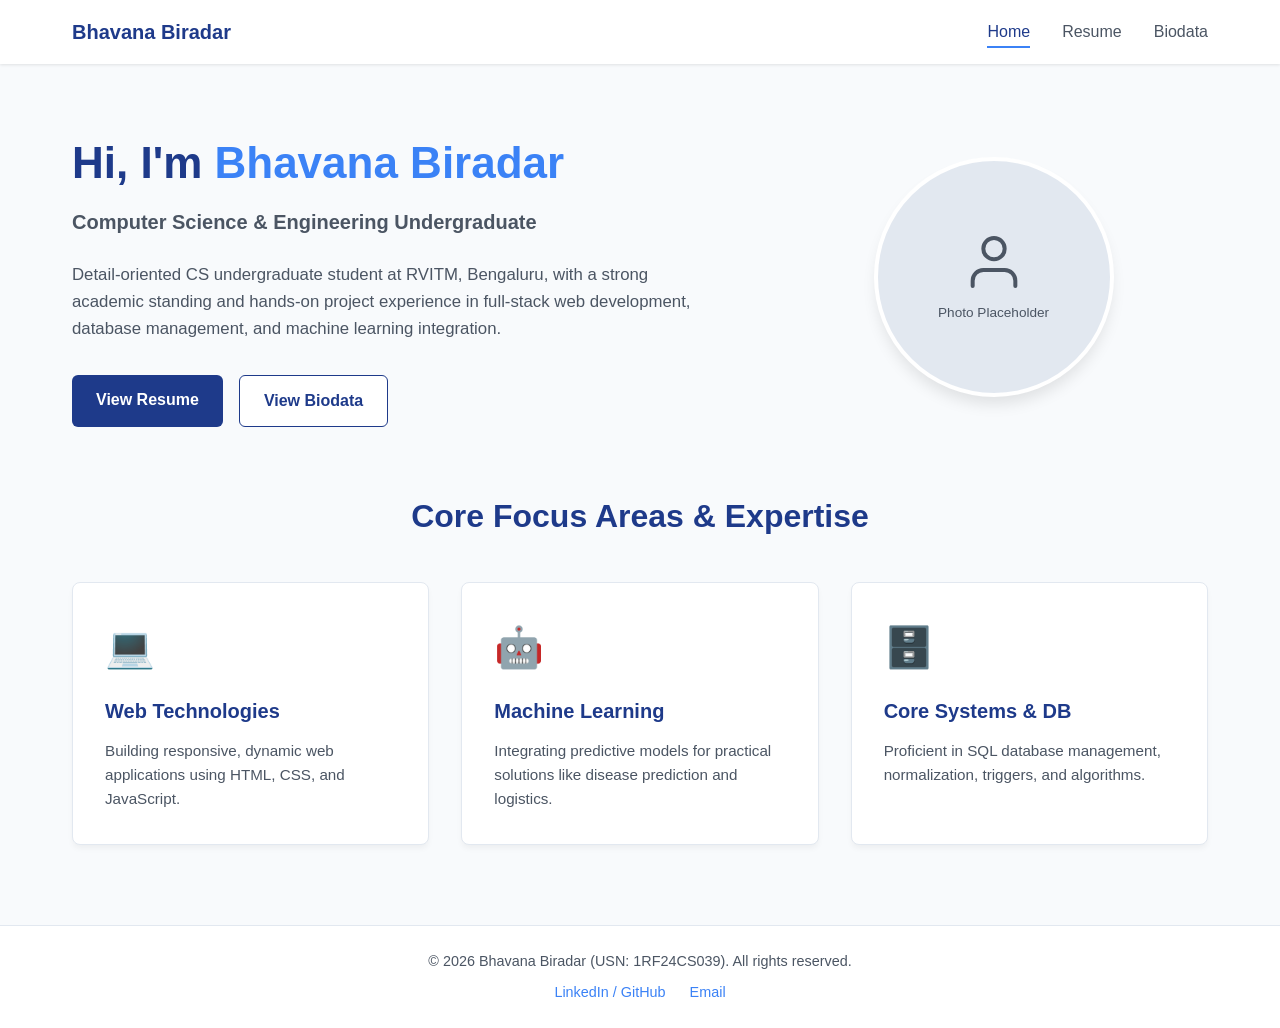
<file: index.html>
<!DOCTYPE html>
<html lang="en">
<head>
    <meta charset="UTF-8">
    <meta name="viewport" content="width=device-width, initial-scale=1.0">
    <meta name="description" content="Personal portfolio and home page of Bhavana Biradar, Computer Science undergraduate student.">
    <title>Bhavana Biradar | Home</title>
    <link rel="stylesheet" href="style.css">
</head>
<body>
    <!-- Navigation Bar -->
    <header>
        <nav class="navbar">
            <div class="logo">
                <a href="index.html">Bhavana Biradar</a>
            </div>
            <ul class="nav-links">
                <li><a href="index.html" class="active">Home</a></li>
                <li><a href="resume.html">Resume</a></li>
                <li><a href="bio.html">Biodata</a></li>
            </ul>
            <div class="menu-toggle" id="mobile-menu" aria-label="Toggle navigation menu">
                <span class="bar"></span>
                <span class="bar"></span>
                <span class="bar"></span>
            </div>
        </nav>
    </header>

    <!-- Hero Section -->
    <main>
        <section class="hero">
            <div class="hero-container">
                <div class="hero-text">
                    <h1>Hi, I'm <span class="highlight">Bhavana Biradar</span></h1>
                    <p class="professional-headline">Computer Science & Engineering Undergraduate</p>
                    <p class="intro-description">
                        Detail-oriented CS undergraduate student at RVITM, Bengaluru, with a strong academic standing and hands-on project experience in full-stack web development, database management, and machine learning integration.
                    </p>
                    <div class="cta-buttons">
                        <a href="resume.html" class="btn primary-btn">View Resume</a>
                        <a href="bio.html" class="btn secondary-btn">View Biodata</a>
                    </div>
                </div>
                <div class="hero-image">
                    <div class="photo-placeholder">
                        <svg xmlns="http://www.w3.org/2000/svg" viewBox="0 0 24 24" fill="none" stroke="currentColor" stroke-width="1.5" stroke-linecap="round" stroke-linejoin="round">
                            <path d="M20 21v-2a4 4 0 0 0-4-4H8a4 4 0 0 0-4 4v2"></path>
                            <circle cx="12" cy="7" r="4"></circle>
                        </svg>
                        <span>Photo Placeholder</span>
                    </div>
                </div>
            </div>
        </section>

        <!-- Highlights / Skills & Interests Section -->
        <section class="highlights">
            <h2>Core Focus Areas & Expertise</h2>
            <div class="cards-grid">
                <div class="card">
                    <div class="card-icon">💻</div>
                    <h3>Web Technologies</h3>
                    <p>Building responsive, dynamic web applications using HTML, CSS, and JavaScript.</p>
                </div>
                <div class="card">
                    <div class="card-icon">🤖</div>
                    <h3>Machine Learning</h3>
                    <p>Integrating predictive models for practical solutions like disease prediction and logistics.</p>
                </div>
                <div class="card">
                    <div class="card-icon">🗄️</div>
                    <h3>Core Systems & DB</h3>
                    <p>Proficient in SQL database management, normalization, triggers, and algorithms.</p>
                </div>
            </div>
        </section>
    </main>

    <!-- Footer -->
    <footer>
        <div class="footer-content">
            <p>&copy; 2026 Bhavana Biradar (USN: 1RF24CS039). All rights reserved.</p>
            <div class="social-links">
                <a href="[LinkedIn / GitHub Profile Link]" target="_blank" rel="noopener">LinkedIn / GitHub</a>
                <a href="mailto:[Email Address]">Email</a>
            </div>
        </div>
    </footer>

    <script src="script.js"></script>
</body>
</html>
</file>
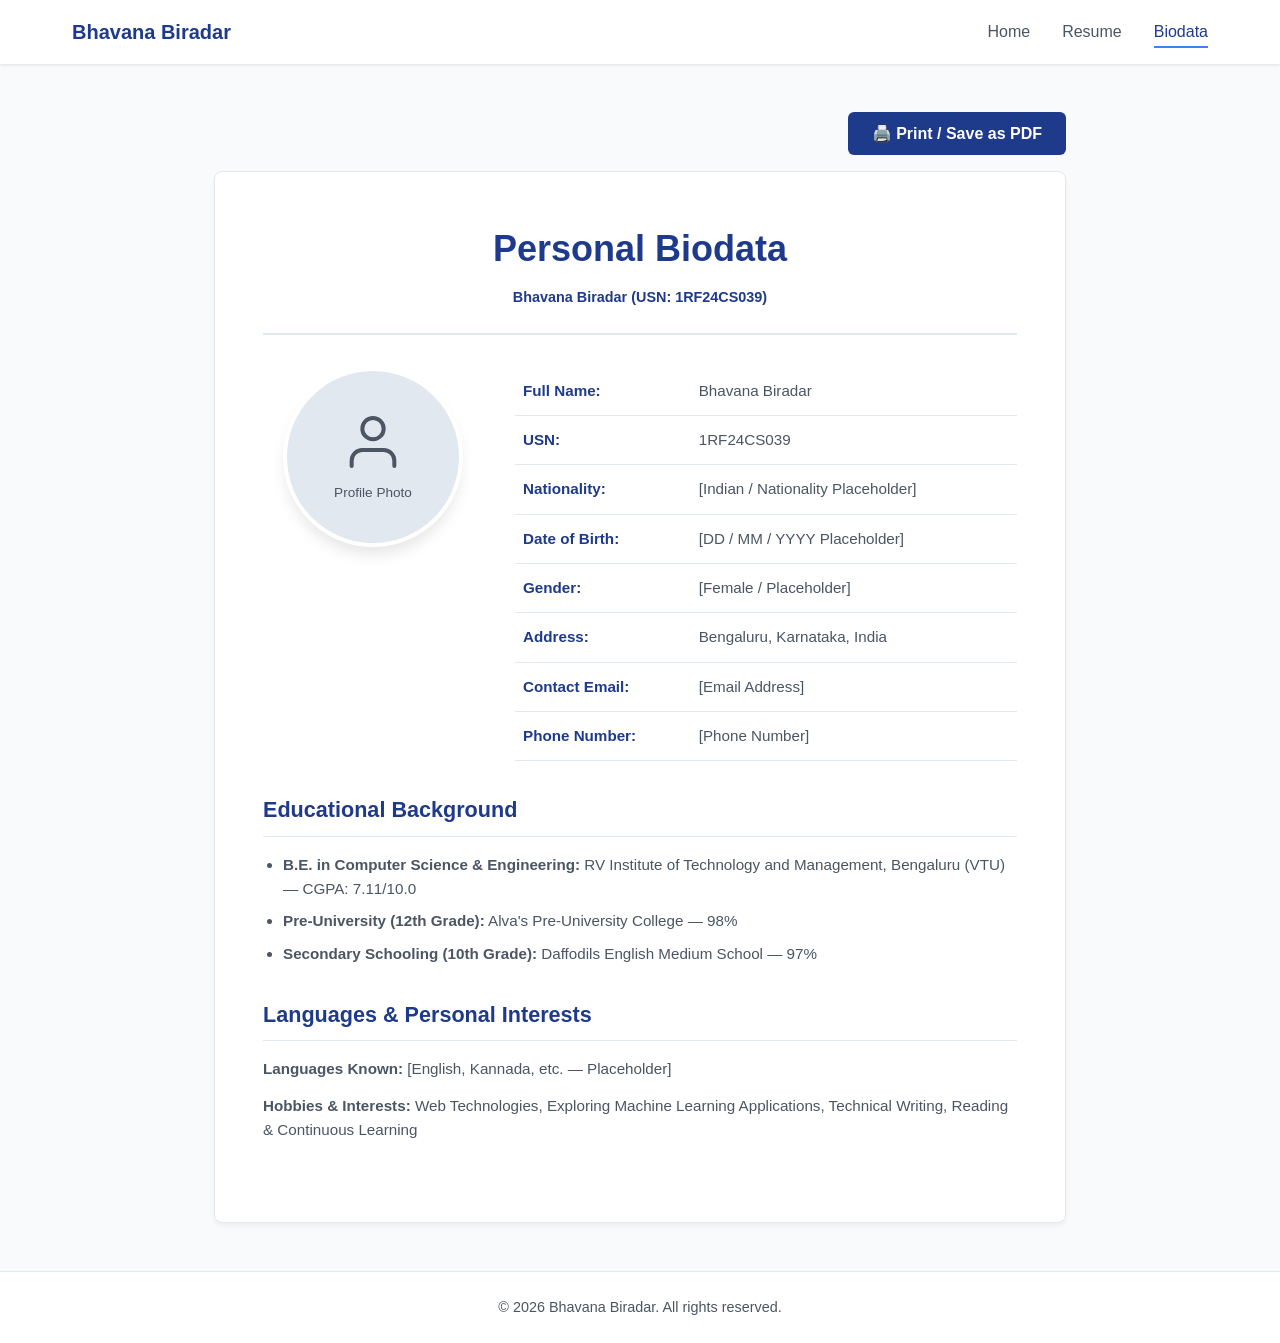
<file: bio.html>
<!DOCTYPE html>
<html lang="en">
<head>
    <meta charset="UTF-8">
    <meta name="viewport" content="width=device-width, initial-scale=1.0">
    <meta name="description" content="Biodata page for Bhavana Biradar.">
    <title>Bhavana Biradar | Biodata</title>
    <link rel="stylesheet" href="style.css">
</head>
<body>
    <!-- Navigation Bar -->
    <header>
        <nav class="navbar">
            <div class="logo">
                <a href="index.html">Bhavana Biradar</a>
            </div>
            <ul class="nav-links">
                <li><a href="index.html">Home</a></li>
                <li><a href="resume.html">Resume</a></li>
                <li><a href="bio.html" class="active">Biodata</a></li>
            </ul>
            <div class="menu-toggle" id="mobile-menu" aria-label="Toggle navigation menu">
                <span class="bar"></span>
                <span class="bar"></span>
                <span class="bar"></span>
            </div>
        </nav>
    </header>

    <!-- Main Biodata Container -->
    <main class="resume-container">
        <!-- Action Bar: Print / PDF -->
        <div class="action-bar">
            <button id="print-btn" class="btn primary-btn">🖨️ Print / Save as PDF</button>
        </div>

        <div class="resume-sheet">
            <!-- Header Info -->
            <div class="resume-header">
                <h1>Personal Biodata</h1>
                <p class="usn-tag">Bhavana Biradar (USN: 1RF24CS039)</p>
            </div>

            <!-- Profile Photo & Personal Details Grid -->
            <div class="bio-grid">
                <div class="bio-photo-box">
                    <div class="photo-placeholder bio-placeholder">
                        <svg xmlns="http://www.w3.org/2000/svg" viewBox="0 0 24 24" fill="none" stroke="currentColor" stroke-width="1.5" stroke-linecap="round" stroke-linejoin="round">
                            <path d="M20 21v-2a4 4 0 0 0-4-4H8a4 4 0 0 0-4 4v2"></path>
                            <circle cx="12" cy="7" r="4"></circle>
                        </svg>
                        <span>Profile Photo</span>
                    </div>
                </div>
                <div class="bio-details-table">
                    <table>
                        <tr>
                            <th>Full Name:</th>
                            <td>Bhavana Biradar</td>
                        </tr>
                        <tr>
                            <th>USN:</th>
                            <td>1RF24CS039</td>
                        </tr>
                        <tr>
                            <th>Nationality:</th>
                            <td>[Indian / Nationality Placeholder]</td>
                        </tr>
                        <tr>
                            <th>Date of Birth:</th>
                            <td>[DD / MM / YYYY Placeholder]</td>
                        </tr>
                        <tr>
                            <th>Gender:</th>
                            <td>[Female / Placeholder]</td>
                        </tr>
                        <tr>
                            <th>Address:</th>
                            <td>Bengaluru, Karnataka, India</td>
                        </tr>
                        <tr>
                            <th>Contact Email:</th>
                            <td>[Email Address]</td>
                        </tr>
                        <tr>
                            <th>Phone Number:</th>
                            <td>[Phone Number]</td>
                        </tr>
                    </table>
                </div>
            </div>

            <!-- Academic Background Summary -->
            <section class="resume-section">
                <h2>Educational Background</h2>
                <ul class="bullet-list">
                    <li><strong>B.E. in Computer Science & Engineering:</strong> RV Institute of Technology and Management, Bengaluru (VTU) — CGPA: 7.11/10.0</li>
                    <li><strong>Pre-University (12th Grade):</strong> Alva's Pre-University College — 98%</li>
                    <li><strong>Secondary Schooling (10th Grade):</strong> Daffodils English Medium School — 97%</li>
                </ul>
            </section>

            <!-- Languages & Hobbies -->
            <section class="resume-section">
                <h2>Languages & Personal Interests</h2>
                <div class="bio-extras">
                    <p><strong>Languages Known:</strong> [English, Kannada, etc. — Placeholder]</p>
                    <p><strong>Hobbies & Interests:</strong> Web Technologies, Exploring Machine Learning Applications, Technical Writing, Reading & Continuous Learning</p>
                </div>
            </section>
        </div>
    </main>

    <!-- Footer -->
    <footer>
        <div class="footer-content">
            <p>&copy; 2026 Bhavana Biradar. All rights reserved.</p>
        </div>
    </footer>

    <script src="script.js"></script>
</body>
</html>
</file>
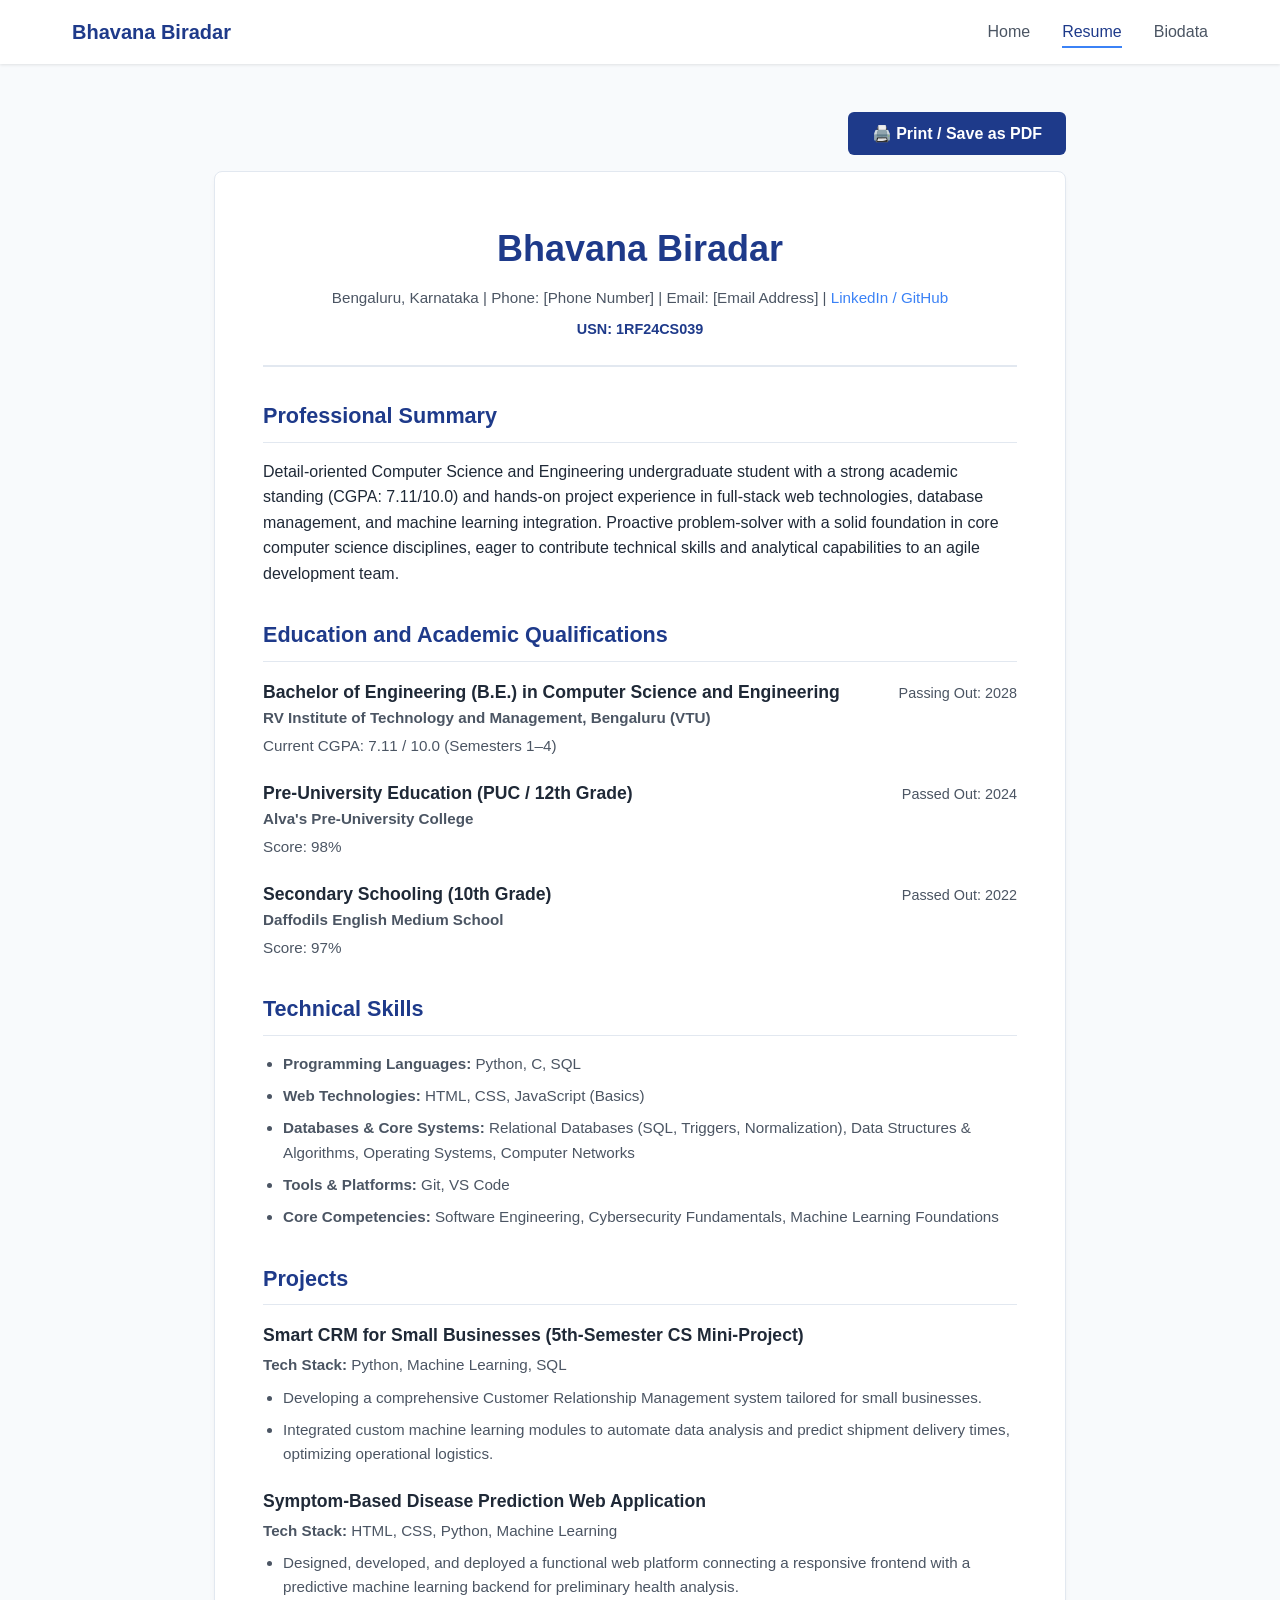
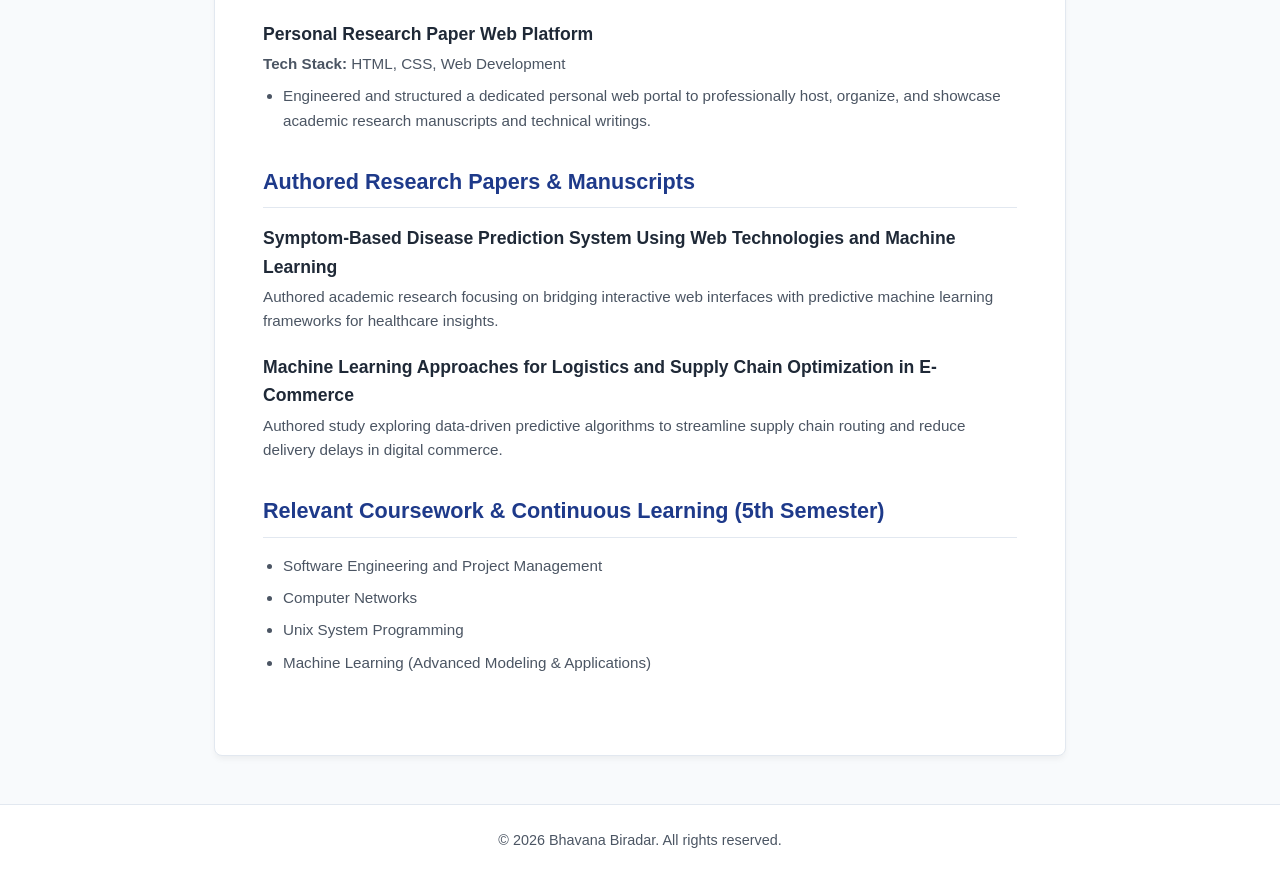
<file: resume.html>
<!DOCTYPE html>
<html lang="en">
<head>
    <meta charset="UTF-8">
    <meta name="viewport" content="width=device-width, initial-scale=1.0">
    <meta name="description" content="Professional resume of Bhavana Biradar, Computer Science student.">
    <title>Bhavana Biradar | Resume</title>
    <link rel="stylesheet" href="style.css">
</head>
<body>
    <!-- Navigation Bar -->
    <header>
        <nav class="navbar">
            <div class="logo">
                <a href="index.html">Bhavana Biradar</a>
            </div>
            <ul class="nav-links">
                <li><a href="index.html">Home</a></li>
                <li><a href="resume.html" class="active">Resume</a></li>
                <li><a href="bio.html">Biodata</a></li>
            </ul>
            <div class="menu-toggle" id="mobile-menu" aria-label="Toggle navigation menu">
                <span class="bar"></span>
                <span class="bar"></span>
                <span class="bar"></span>
            </div>
        </nav>
    </header>

    <!-- Main Resume Container -->
    <main class="resume-container">
        <!-- Action Bar: Print / PDF -->
        <div class="action-bar">
            <button id="print-btn" class="btn primary-btn">🖨️ Print / Save as PDF</button>
        </div>

        <div class="resume-sheet">
            <!-- Header Info -->
            <div class="resume-header">
                <h1>Bhavana Biradar</h1>
                <p class="contact-subtext">
                    Bengaluru, Karnataka | Phone: [Phone Number] | Email: [Email Address] | <a href="[LinkedIn / GitHub Profile Link]" target="_blank">LinkedIn / GitHub</a>
                </p>
                <p class="usn-tag">USN: 1RF24CS039</p>
            </div>

            <!-- Professional Summary -->
            <section class="resume-section">
                <h2>Professional Summary</h2>
                <p>Detail-oriented Computer Science and Engineering undergraduate student with a strong academic standing (CGPA: 7.11/10.0) and hands-on project experience in full-stack web technologies, database management, and machine learning integration. Proactive problem-solver with a solid foundation in core computer science disciplines, eager to contribute technical skills and analytical capabilities to an agile development team.</p>
            </section>

            <!-- Education -->
            <section class="resume-section">
                <h2>Education and Academic Qualifications</h2>
                <div class="resume-item">
                    <div class="item-header">
                        <h3>Bachelor of Engineering (B.E.) in Computer Science and Engineering</h3>
                        <span class="date">Passing Out: 2028</span>
                    </div>
                    <p class="institution">RV Institute of Technology and Management, Bengaluru (VTU)</p>
                    <p class="details">Current CGPA: 7.11 / 10.0 (Semesters 1–4)</p>
                </div>
                <div class="resume-item">
                    <div class="item-header">
                        <h3>Pre-University Education (PUC / 12th Grade)</h3>
                        <span class="date">Passed Out: 2024</span>
                    </div>
                    <p class="institution">Alva's Pre-University College</p>
                    <p class="details">Score: 98%</p>
                </div>
                <div class="resume-item">
                    <div class="item-header">
                        <h3>Secondary Schooling (10th Grade)</h3>
                        <span class="date">Passed Out: 2022</span>
                    </div>
                    <p class="institution">Daffodils English Medium School</p>
                    <p class="details">Score: 97%</p>
                </div>
            </section>

            <!-- Technical Skills -->
            <section class="resume-section">
                <h2>Technical Skills</h2>
                <ul class="skills-list">
                    <li><strong>Programming Languages:</strong> Python, C, SQL</li>
                    <li><strong>Web Technologies:</strong> HTML, CSS, JavaScript (Basics)</li>
                    <li><strong>Databases & Core Systems:</strong> Relational Databases (SQL, Triggers, Normalization), Data Structures & Algorithms, Operating Systems, Computer Networks</li>
                    <li><strong>Tools & Platforms:</strong> Git, VS Code</li>
                    <li><strong>Core Competencies:</strong> Software Engineering, Cybersecurity Fundamentals, Machine Learning Foundations</li>
                </ul>
            </section>

            <!-- Projects -->
            <section class="resume-section">
                <h2>Projects</h2>
                <div class="resume-item">
                    <h3>Smart CRM for Small Businesses (5th-Semester CS Mini-Project)</h3>
                    <p class="tech-stack"><strong>Tech Stack:</strong> Python, Machine Learning, SQL</p>
                    <ul>
                        <li>Developing a comprehensive Customer Relationship Management system tailored for small businesses.</li>
                        <li>Integrated custom machine learning modules to automate data analysis and predict shipment delivery times, optimizing operational logistics.</li>
                    </ul>
                </div>
                <div class="resume-item">
                    <h3>Symptom-Based Disease Prediction Web Application</h3>
                    <p class="tech-stack"><strong>Tech Stack:</strong> HTML, CSS, Python, Machine Learning</p>
                    <ul>
                        <li>Designed, developed, and deployed a functional web platform connecting a responsive frontend with a predictive machine learning backend for preliminary health analysis.</li>
                    </ul>
                </div>
                <div class="resume-item">
                    <h3>Personal Research Paper Web Platform</h3>
                    <p class="tech-stack"><strong>Tech Stack:</strong> HTML, CSS, Web Development</p>
                    <ul>
                        <li>Engineered and structured a dedicated personal web portal to professionally host, organize, and showcase academic research manuscripts and technical writings.</li>
                    </ul>
                </div>
            </section>

            <!-- Authored Research Papers & Manuscripts -->
            <section class="resume-section">
                <h2>Authored Research Papers & Manuscripts</h2>
                <div class="resume-item">
                    <h3>Symptom-Based Disease Prediction System Using Web Technologies and Machine Learning</h3>
                    <p class="details">Authored academic research focusing on bridging interactive web interfaces with predictive machine learning frameworks for healthcare insights.</p>
                </div>
                <div class="resume-item">
                    <h3>Machine Learning Approaches for Logistics and Supply Chain Optimization in E-Commerce</h3>
                    <p class="details">Authored study exploring data-driven predictive algorithms to streamline supply chain routing and reduce delivery delays in digital commerce.</p>
                </div>
            </section>

            <!-- Relevant Coursework -->
            <section class="resume-section">
                <h2>Relevant Coursework & Continuous Learning (5th Semester)</h2>
                <ul class="bullet-list">
                    <li>Software Engineering and Project Management</li>
                    <li>Computer Networks</li>
                    <li>Unix System Programming</li>
                    <li>Machine Learning (Advanced Modeling & Applications)</li>
                </ul>
            </section>
        </div>
    </main>

    <!-- Footer -->
    <footer>
        <div class="footer-content">
            <p>&copy; 2026 Bhavana Biradar. All rights reserved.</p>
        </div>
    </footer>

    <script src="script.js"></script>
</body>
</html>
</file>
<file: style.css>
/* --- Global Reset & Variables --- */
:root {
    --primary-color: #1e3a8a;       /* Deep professional navy */
    --primary-hover: #1e40af;
    --accent-color: #3b82f6;        /* Vibrant blue */
    --text-dark: #1f2937;           /* Slate dark */
    --text-muted: #4b5563;          /* Gray */
    --bg-light: #f8fafc;            /* Off-white background */
    --card-bg: #ffffff;
    --border-color: #e2e8f0;
    --transition: all 0.3s ease;
}

* {
    margin: 0;
    padding: 0;
    box-sizing: border-box;
}

body {
    font-family: -apple-system, BlinkMacSystemFont, "Segoe UI", Roboto, Helvetica, Arial, sans-serif;
    color: var(--text-dark);
    background-color: var(--bg-light);
    line-height: 1.6;
    display: flex;
    flex-direction: column;
    min-height: 100vh;
}

main {
    flex: 1;
}

/* --- Navigation Bar --- */
header {
    background-color: var(--card-bg);
    box-shadow: 0 1px 3px rgba(0, 0, 0, 0.1);
    position: sticky;
    top: 0;
    z-index: 1000;
}

.navbar {
    max-width: 1200px;
    margin: 0 auto;
    padding: 1rem 2rem;
    display: flex;
    justify-content: space-between;
    align-items: center;
}

.logo a {
    font-size: 1.25rem;
    font-weight: 700;
    color: var(--primary-color);
    text-decoration: none;
}

.nav-links {
    list-style: none;
    display: flex;
    gap: 2rem;
}

.nav-links a {
    text-decoration: none;
    color: var(--text-muted);
    font-weight: 500;
    transition: var(--transition);
    padding: 0.5rem 0;
    position: relative;
}

.nav-links a:hover,
.nav-links a.active {
    color: var(--primary-color);
}

.nav-links a.active::after {
    content: '';
    position: absolute;
    bottom: 0;
    left: 0;
    width: 100%;
    height: 2px;
    background-color: var(--accent-color);
}

/* Mobile Menu Toggle */
.menu-toggle {
    display: none;
    cursor: pointer;
    flex-direction: column;
    gap: 5px;
}

.menu-toggle .bar {
    width: 25px;
    height: 3px;
    background-color: var(--primary-color);
    transition: var(--transition);
}

/* --- Hero Section (Home) --- */
.hero {
    max-width: 1200px;
    margin: 4rem auto;
    padding: 0 2rem;
}

.hero-container {
    display: grid;
    grid-template-columns: 1.2fr 0.8fr;
    gap: 4rem;
    align-items: center;
}

.hero-text h1 {
    font-size: 2.75rem;
    color: var(--primary-color);
    margin-bottom: 0.5rem;
}

.highlight {
    color: var(--accent-color);
}

.professional-headline {
    font-size: 1.25rem;
    font-weight: 600;
    color: var(--text-muted);
    margin-bottom: 1.5rem;
}

.intro-description {
    font-size: 1.05rem;
    color: var(--text-muted);
    margin-bottom: 2rem;
}

.cta-buttons {
    display: flex;
    gap: 1rem;
}

.btn {
    display: inline-block;
    padding: 0.75rem 1.5rem;
    border-radius: 6px;
    font-weight: 600;
    text-decoration: none;
    transition: var(--transition);
    border: none;
    cursor: pointer;
    font-size: 1rem;
}

.primary-btn {
    background-color: var(--primary-color);
    color: white;
}

.primary-btn:hover {
    background-color: var(--primary-hover);
}

.secondary-btn {
    background-color: white;
    color: var(--primary-color);
    border: 1px solid var(--primary-color);
}

.secondary-btn:hover {
    background-color: var(--bg-light);
}

/* Photo Placeholder */
.photo-placeholder {
    width: 240px;
    height: 240px;
    background-color: #e2e8f0;
    border-radius: 50%;
    margin: 0 auto;
    display: flex;
    flex-direction: column;
    align-items: center;
    justify-content: center;
    color: var(--text-muted);
    border: 4px solid white;
    box-shadow: 0 10px 15px -3px rgba(0, 0, 0, 0.1);
}

.photo-placeholder svg {
    width: 64px;
    height: 64px;
    margin-bottom: 8px;
    stroke: var(--text-muted);
}

.photo-placeholder span {
    font-size: 0.85rem;
    font-weight: 500;
}

/* --- Highlights Section (Home) --- */
.highlights {
    max-width: 1200px;
    margin: 0 auto 5rem auto;
    padding: 0 2rem;
}

.highlights h2 {
    text-align: center;
    font-size: 2rem;
    color: var(--primary-color);
    margin-bottom: 2.5rem;
}

.cards-grid {
    display: grid;
    grid-template-columns: repeat(auto-fit, minmax(300px, 1fr));
    gap: 2rem;
}

.card {
    background-color: var(--card-bg);
    padding: 2rem;
    border-radius: 8px;
    border: 1px solid var(--border-color);
    box-shadow: 0 4px 6px -1px rgba(0, 0, 0, 0.05);
    transition: var(--transition);
}

.card:hover {
    transform: translateY(-5px);
    box-shadow: 0 10px 15px -3px rgba(0, 0, 0, 0.1);
}

.card-icon {
    font-size: 2.5rem;
    margin-bottom: 1rem;
}

.card h3 {
    font-size: 1.25rem;
    color: var(--primary-color);
    margin-bottom: 0.75rem;
}

.card p {
    color: var(--text-muted);
    font-size: 0.95rem;
}

/* --- Resume & Biodata Shared Styles --- */
.resume-container {
    max-width: 900px;
    margin: 3rem auto;
    padding: 0 1.5rem;
}

.action-bar {
    display: flex;
    justify-content: flex-end;
    margin-bottom: 1rem;
}

.resume-sheet {
    background-color: var(--card-bg);
    padding: 3rem;
    border-radius: 8px;
    box-shadow: 0 4px 6px -1px rgba(0, 0, 0, 0.05);
    border: 1px solid var(--border-color);
}

.resume-header {
    text-align: center;
    border-bottom: 2px solid var(--border-color);
    padding-bottom: 1.5rem;
    margin-bottom: 2rem;
}

.resume-header h1 {
    font-size: 2.25rem;
    color: var(--primary-color);
    margin-bottom: 0.5rem;
}

.contact-subtext {
    font-size: 0.95rem;
    color: var(--text-muted);
    margin-bottom: 0.5rem;
}

.contact-subtext a {
    color: var(--accent-color);
    text-decoration: none;
}

.usn-tag {
    font-size: 0.9rem;
    font-weight: 600;
    color: var(--primary-color);
}

.resume-section {
    margin-bottom: 2rem;
}

.resume-section h2 {
    font-size: 1.35rem;
    color: var(--primary-color);
    border-bottom: 1px solid var(--border-color);
    padding-bottom: 0.5rem;
    margin-bottom: 1rem;
}

.resume-item {
    margin-bottom: 1.25rem;
}

.item-header {
    display: flex;
    justify-content: space-between;
    align-items: baseline;
}

.resume-item h3 {
    font-size: 1.1rem;
    color: var(--text-dark);
}

.date {
    font-size: 0.9rem;
    color: var(--text-muted);
    font-weight: 500;
}

.institution {
    font-weight: 600;
    color: var(--text-muted);
    font-size: 0.95rem;
}

.details, .tech-stack {
    font-size: 0.95rem;
    color: var(--text-muted);
    margin-top: 0.25rem;
}

.skills-list, .bullet-list {
    padding-left: 1.25rem;
    color: var(--text-muted);
}

.skills-list li, .bullet-list li, .resume-item ul li {
    margin-bottom: 0.5rem;
    font-size: 0.95rem;
}

.resume-item ul {
    padding-left: 1.25rem;
    margin-top: 0.5rem;
    color: var(--text-muted);
}

/* Biodata Specific Layout */
.bio-grid {
    display: grid;
    grid-template-columns: 220px 1fr;
    gap: 2rem;
    align-items: start;
    margin-bottom: 2rem;
}

.bio-placeholder {
    width: 180px;
    height: 180px;
}

.bio-details-table table {
    width: 100%;
    border-collapse: collapse;
}

.bio-details-table th,
.bio-details-table td {
    padding: 0.75rem 0.5rem;
    border-bottom: 1px solid var(--border-color);
    text-align: left;
    font-size: 0.95rem;
}

.bio-details-table th {
    width: 35%;
    color: var(--primary-color);
    font-weight: 600;
}

.bio-details-table td {
    color: var(--text-muted);
}

.bio-extras p {
    margin-bottom: 0.75rem;
    font-size: 0.95rem;
    color: var(--text-muted);
}

/* --- Footer --- */
footer {
    background-color: var(--card-bg);
    border-top: 1px solid var(--border-color);
    padding: 1.5rem 2rem;
    text-align: center;
    margin-top: auto;
}

.footer-content {
    max-width: 1200px;
    margin: 0 auto;
    display: flex;
    flex-direction: column;
    gap: 0.5rem;
    align-items: center;
}

.footer-content p {
    font-size: 0.9rem;
    color: var(--text-muted);
}

.social-links {
    display: flex;
    gap: 1.5rem;
}

.social-links a {
    color: var(--accent-color);
    text-decoration: none;
    font-size: 0.9rem;
    font-weight: 500;
}

.social-links a:hover {
    text-decoration: underline;
}

/* --- Responsive Media Queries --- */
@media (max-width: 768px) {
    .nav-links {
        display: none;
        flex-direction: column;
        position: absolute;
        top: 100%;
        left: 0;
        width: 100%;
        background-color: var(--card-bg);
        padding: 1.5rem 0;
        box-shadow: 0 4px 6px -1px rgba(0, 0, 0, 0.1);
        text-align: center;
    }

    .nav-links.active {
        display: flex;
    }

    .menu-toggle {
        display: flex;
    }

    .hero-container {
        grid-template-columns: 1fr;
        text-align: center;
        gap: 2.5rem;
    }

    .cta-buttons {
        justify-content: center;
    }

    .bio-grid {
        grid-template-columns: 1fr;
        justify-items: center;
        text-align: center;
    }

    .bio-details-table th {
        width: 40%;
    }

    .item-header {
        flex-direction: column;
        align-items: flex-start;
    }

    .resume-sheet {
        padding: 1.5rem;
    }
}

/* Print Stylesheet Adjustments */
@media print {
    header, footer, .action-bar {
        display: none !important;
    }

    body {
        background-color: white;
    }

    .resume-container {
        margin: 0;
        padding: 0;
        max-width: 100%;
    }

    .resume-sheet {
        box-shadow: none;
        border: none;
        padding: 0;
    }
}
</file>
